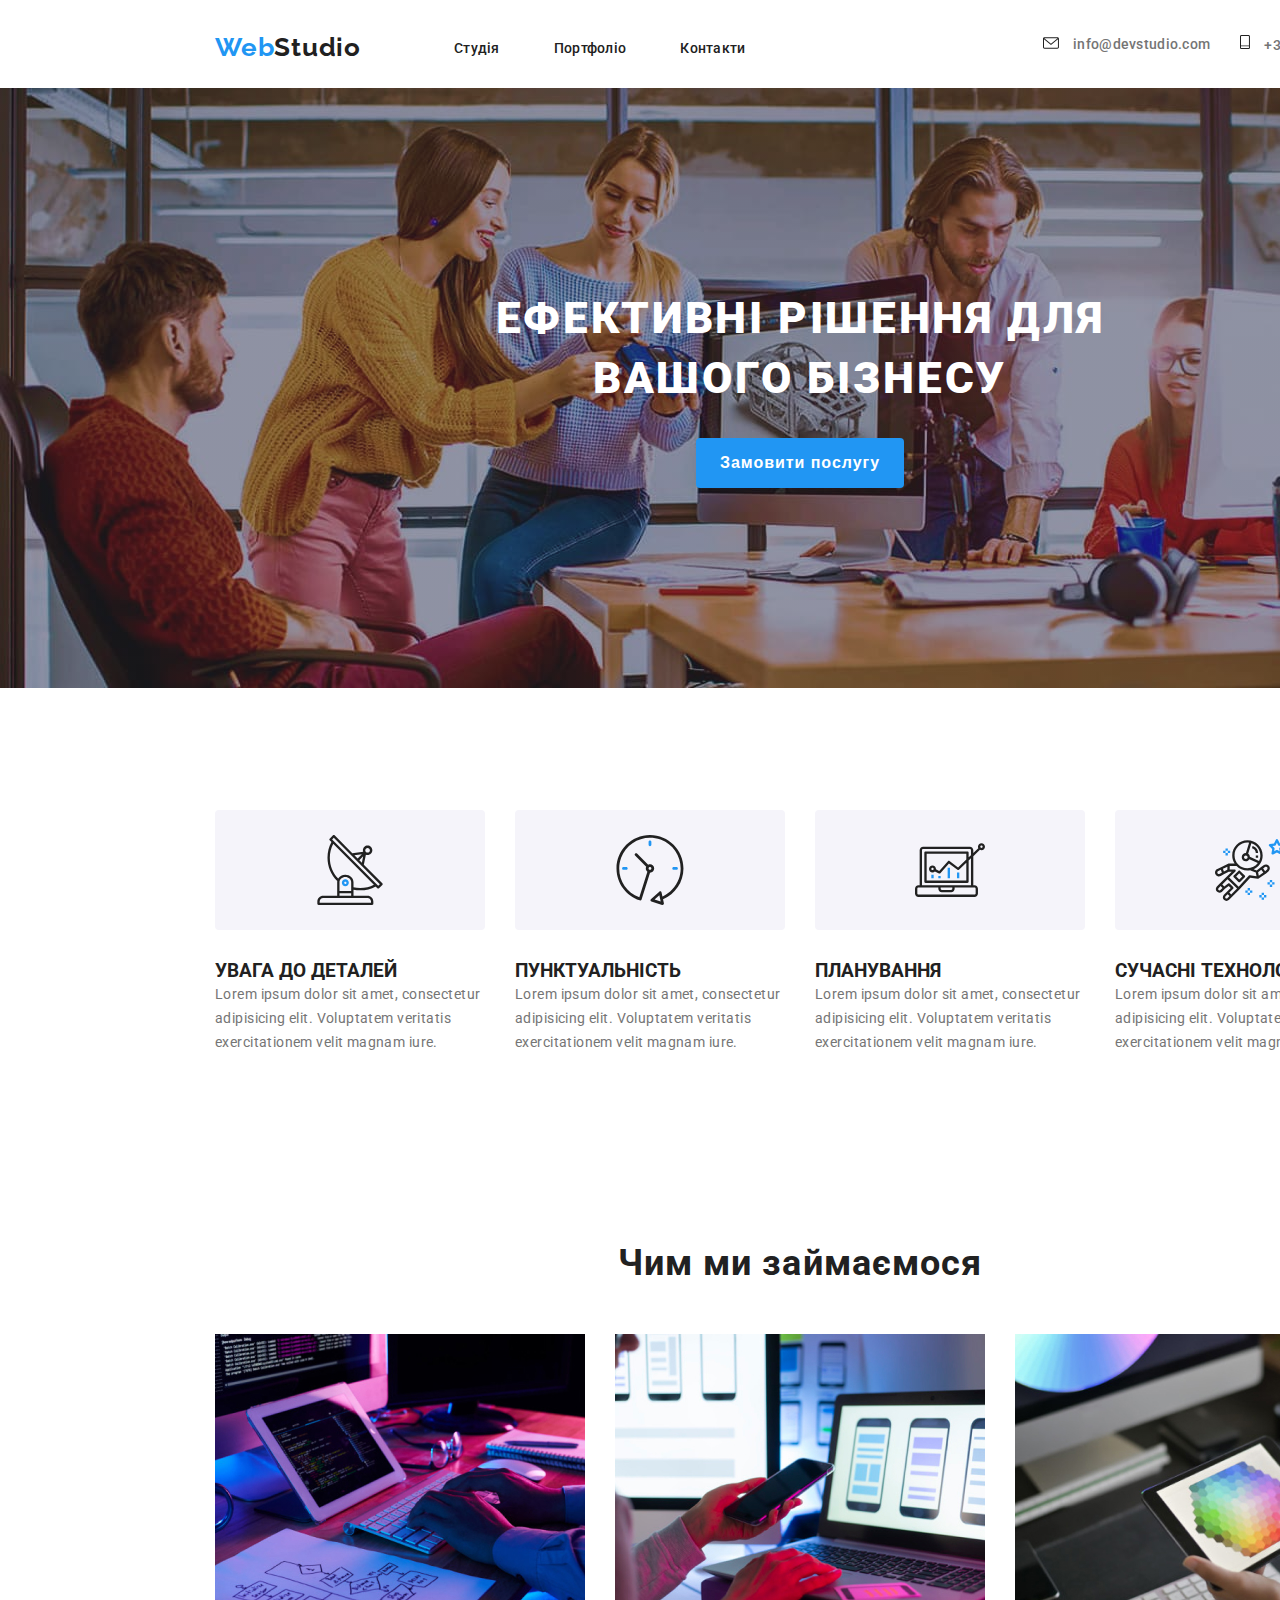
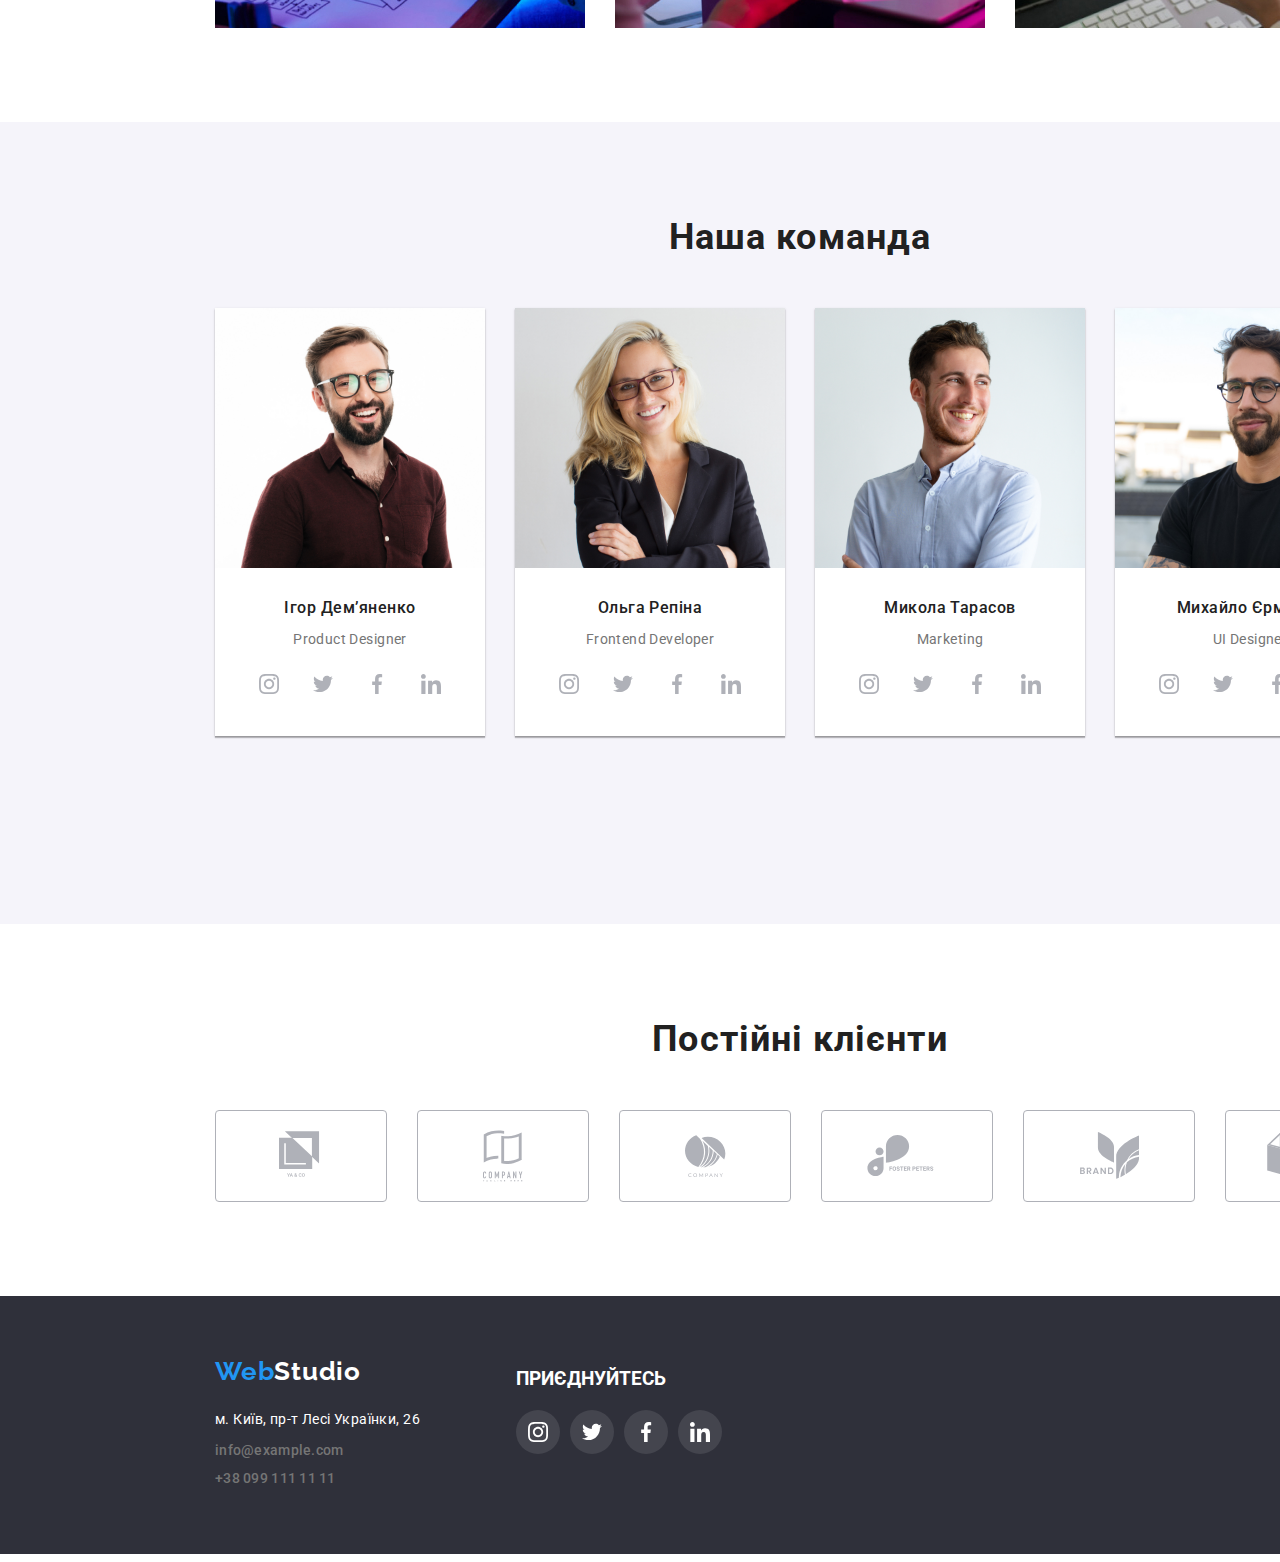
<file: index.html>
<!DOCTYPE html>
<html lang="en">
<head>
    <meta charset="UTF-8">
    <meta http-equiv="X-UA-Compatible" content="IE=edge">
    <meta name="viewport" content="width=device-width, initial-scale=1.0">
    <title>WebStudio</title>
    <link rel="preconnect" href="https://fonts.googleapis.com">
    <link rel="preconnect" href="https://fonts.gstatic.com" crossorigin>
    <link href="https://fonts.googleapis.com/css2?family=Raleway:wght@700&family=Roboto:wght@400;500;700;900&display=swap" rel="stylesheet">
    <link rel="stylesheet" href="./styles.css">
    <link rel="stylesheet" href="https://cdnjs.cloudflare.com/ajax/libs/modern-normalize/1.1.0/modern-normalize.min.css" integrity="sha512-wpPYUAdjBVSE4KJnH1VR1HeZfpl1ub8YT/NKx4PuQ5NmX2tKuGu6U/JRp5y+Y8XG2tV+wKQpNHVUX03Mf">
</head>
<body>
     <!-- Шапка -->
     <header class="section header">
        <div class="container nav">
            <a class="webstudio black" href=""><span>Web</span>Studio</a>
        <nav>
            <ul class="nav-list">
                <!-- <li class="nav-item"><a class="nav-link" href="./modal.html">Модальне вікно</a></li> -->
                <li class="nav-item"><a class="nav-link" href="./">Студія</a></li>
                <li class="nav-item"><a class="nav-link" href="./portfolio.html">Портфоліо</a></li>
                <li class="nav-item"><a class="nav-link" href="">Контакти</a></li>
            </ul>
        </nav>
            <ul class="contacts-list">
                <li class="contact-item">
                    <svg class="icon-mail">
                        <use href="./images_and_icons/icons/mail_and_phone.svg#icon-mail"></use>
                    </svg>
                    <a class="contact-link" href="mail:info@example.com">info@devstudio.com</a>
                </li>
                <li class="contact-item">
                    <svg class="icon-phone">
                        <use href="./images_and_icons/icons/mail_and_phone.svg#icon-phone"></use>
                    </svg>
                    <a class="contact-link" href="tel:+380991111111">+38 096 111 11 11</a>
                </li>
            </ul>
    </div>
    </header>
    <main>
        <!-- Секція-герой -->
        <section class="hero section">
            <div class="container">
                <h1 class="hero-title">ЕФЕКТИВНІ РІШЕННЯ ДЛЯ ВАШОГО БІЗНЕСУ</h1>
                <button class="hero-button" type="button" data-modal-open>Замовити послугу</button>
                <!-- Бекдроп -->
                <div class="backdrop is-hidden" data-modal>
                    <!-- Модальне вікно -->
                    <div class="modal">
                        <button class="close-button" type="button" data-modal-close>
                            <svg class="icon-close">
                                <use href="./images_and_icons/icons/symbol-defs.svg#icon-close"></use>
                            </svg>
                        </button>
                        <h2 class="modal-title">Залиште свої дані, ми Вам зателефонуємо</h2>
                        <ul class="fields">
                            <li class="field-item">
                                <label for="name">Ім'я</label>
                                <input type="text" name="name" id="name">
                                <svg class="modal-icon modal-name">
                                    <use href="./images_and_icons/icons/symbol-defs.svg#icon-name-modal"></use>
                                </svg>
                            </li>
                            <li class="field-item">
                                <label for="tel">Телефон</label>
                                <input type="tel" name="tel" id="tel">
                                <svg class="modal-icon modal-tel">
                                    <use href="./images_and_icons/icons/symbol-defs.svg#icon-telephone-modal"></use>
                                </svg>
                            </li>
                            <li class="field-item">
                                <label for="mail">Пошта</label>
                                <input type="email" name="mail" id="mail">
                                <svg class="modal-icon modal-mail">
                                    <use href="./images_and_icons/icons/symbol-defs.svg#icon-mail-modal"></use>
                                </svg>
                            </li>
                            <li class="field-item">
                                <label for="comment">Коментарі</label>
                                <textarea type="comment" placeholder="Дайте нам свій коментар" rows="7" id="comment"></textarea>
                            </li>
                        </ul>
                        <form class="modal-checkbox">
                            <label>
                                <input type="checkbox" name="checkbox">
                                Погоджуюсь з розсилкою і приймаю <a href="" class="checkbox-link">Умови договору</a>
                            </label>
                        </form>
                        <button type="submit" class="checkbox-button">Надіслати</button>
                    </div>
                </div>
            </div>
        </section>
        <!-- Секція-особливості -->
        <section class="section">
           <div class="container">
            <h2 class="fetures-title">Особливості</h2>
            <ul class="fetures">
                <li class="fetures-item">
                    <div class="fetures-container">
                        <svg class="fetures-icon" width="70" height="70">
                            <use href="./images_and_icons/icons/fetures.svg#icon-antenna"></use>
                        </svg>
                    </div>
                    <h3>УВАГА ДО ДЕТАЛЕЙ</h3>
                    <p>Lorem ipsum dolor sit amet, consectetur adipisicing elit. Voluptatem veritatis exercitationem velit magnam iure.</p>
                </li>
                <li class="fetures-item">
                    <div class="fetures-container">
                        <svg class="fetures-icon">
                            <use href="./images_and_icons/icons/fetures.svg#icon-clock"></use>
                        </svg>
                    </div>
                    <h3>ПУНКТУАЛЬНІСТЬ</h3>
                    <p>Lorem ipsum dolor sit amet, consectetur adipisicing elit. Voluptatem veritatis exercitationem velit magnam iure.</p>
                </li>
                <li class="fetures-item">
                    <div class="fetures-container">
                        <svg class="fetures-icon">
                            <use href="./images_and_icons/icons/fetures.svg#icon-diagram"></use>
                        </svg>
                    </div>
                    <h3>ПЛАНУВАННЯ</h3>
                    <p>Lorem ipsum dolor sit amet, consectetur adipisicing elit. Voluptatem veritatis exercitationem velit magnam iure.</p>
                </li>
                <li class="fetures-item">
                    <div class="fetures-container">
                        <svg class="fetures-icon">
                            <use href="./images_and_icons/icons/fetures.svg#icon-astronaut"></use>
                        </svg>
                    </div>
                    <h3>СУЧАСНІ ТЕХНОЛОГІЇ</h3>
                    <p>Lorem ipsum dolor sit amet, consectetur adipisicing elit. Voluptatem veritatis exercitationem velit magnam iure.</p>
                </li>
            </ul>
           </div>
        </section>
        <!-- Чим ми займаємось -->
        <section class="section">
            <div class="container">
                <h2 class="second-title">Чим ми займаємося</h2>
            <ul class="occupations">
                <li class="occupations-item">
                <div class="occupations-thumb">
                    <img src="./images_and_icons/images/activity-1.jpg" alt="picture">
                    <div class="occupations-overlay">
                        <p class="ocu-overlay-text">ДЕСКТОПНІ ЗАСТОСУНКИ</p>
                    </div>   
                </div>
                </li>
                <li class="occupations-item">
                    <div class="occupations-thumb">
                        <img src="./images_and_icons/images/activity-2.jpg" alt="picture">
                        <div class="occupations-overlay">
                            <p class="ocu-overlay-text">МОБІЛЬНІ ЗАСТОСУНКИ</p>
                        </div> 
                    </div>
                </li>
                <li class="occupations-item">
                    <div class="occupations-thumb">
                    <img src="./images_and_icons/images/activity-3.jpg" alt="picture">
                    <div class="occupations-overlay">
                        <p class="ocu-overlay-text">ДИЗАЙНЕРСЬКІ РІШЕННЯ</p>
                    </div> 
                </div>
                </li>
            </ul>
            </div>
        </section>
        <!-- Наша команда -->
        <section class="team section">
            <div class="container">
            <h2 class="second-title">Наша команда</h2>
            <ul class="team-list">
                <li class="team-item">
                    <img class="team-image" src="./images_and_icons/images/team-1.jpg" alt="Ігор Дем’яненко">
                        <h3 class="team-title" >Ігор Дем’яненко</h3>
                        <p class="team-text">Product Designer</p>
                    <ul class="icons-list">
                        <li class="icon-item">
                            <a href="" class="icon-link">
                                <svg class="icon"><use href="./images_and_icons/icons/symbol-defs.svg#icon-instagram"></use></svg>
                            </a>
                        </li>
                        <li class="icon-item">
                            <a href="" class="icon-link">
                                <svg class="icon"><use href="./images_and_icons/icons/symbol-defs.svg#icon-twitter"></use></svg>
                            </a>
                        </li>
                        <li class="icon-item">
                            <a href="" class="icon-link">
                                <svg class="icon"><use href="./images_and_icons/icons/symbol-defs.svg#icon-facebook"></use></svg>
                            </a>
                        </li>
                        <li class="icon-item">
                            <a href="" class="icon-link">
                                <svg class="icon"><use href="./images_and_icons/icons/symbol-defs.svg#icon-linkedin"></use></svg>
                            </a>
                        </li>
                    </ul>
                </li>
                <li class="team-item">
                    <img class="team-image" src="./images_and_icons/images/team-2.jpg" alt="Ольга Репіна">
                        <h3 class="team-title" >Ольга Репіна</h3>
                        <p class="team-text">Frontend Developer</p>
                    <ul class="icons-list">
                        <li class="icon-item">
                            <a href="" class="icon-link">
                                <svg class="icon"><use href="./images_and_icons/icons/symbol-defs.svg#icon-instagram"></use></svg>
                            </a>
                        </li>
                        <li class="icon-item">
                            <a href="" class="icon-link">
                                <svg class="icon"><use href="./images_and_icons/icons/symbol-defs.svg#icon-twitter"></use></svg>
                            </a>
                        </li>
                        <li class="icon-item">
                            <a href="" class="icon-link">
                                <svg class="icon"><use href="./images_and_icons/icons/symbol-defs.svg#icon-facebook"></use></svg>
                            </a>
                        </li>
                        <li class="icon-item">
                            <a href="" class="icon-link">
                                <svg class="icon"><use href="./images_and_icons/icons/symbol-defs.svg#icon-linkedin"></use></svg>
                            </a>
                        </li>
                    </ul>
                </li>
                <li class="team-item">
                    <img class="team-image" src="./images_and_icons/images/team-3.jpg" alt="Микола Тарасов">
                        <h3 class="team-title" >Микола Тарасов</h3>
                        <p class="team-text">Marketing</p>
                    <ul class="icons-list">
                        <li class="icon-item">
                            <a href="" class="icon-link">
                                <svg class="icon"><use href="./images_and_icons/icons/symbol-defs.svg#icon-instagram"></use></svg>
                            </a>
                        </li>
                        <li class="icon-item">
                            <a href="" class="icon-link">
                                <svg class="icon"><use href="./images_and_icons/icons/symbol-defs.svg#icon-twitter"></use></svg>
                            </a>
                        </li>
                        <li class="icon-item">
                            <a href="" class="icon-link">
                                <svg class="icon"><use href="./images_and_icons/icons/symbol-defs.svg#icon-facebook"></use></svg>
                            </a>
                        </li>
                        <li class="icon-item">
                            <a href="" class="icon-link">
                                <svg class="icon"><use href="./images_and_icons/icons/symbol-defs.svg#icon-linkedin"></use></svg>
                            </a>
                        </li>
                    </ul>
                </li>
                <li class="team-item">
                    <img class="team-image" src="./images_and_icons/images/team-4.jpg" alt="Михайло Єрмаков">
                        <h3 class="team-title" >Михайло Єрмаков</h3>
                        <p class="team-text">UI Designer</p>
                    <ul class="icons-list">
                        <li class="icon-item">
                            <a href="" class="icon-link">
                                <svg class="icon"><use href="./images_and_icons/icons/symbol-defs.svg#icon-instagram"></use></svg>
                            </a>
                        </li>
                        <li class="icon-item">
                            <a href="" class="icon-link">
                                <svg class="icon"><use href="./images_and_icons/icons/symbol-defs.svg#icon-twitter"></use></svg>
                            </a>
                        </li>
                        <li class="icon-item">
                            <a href="" class="icon-link">
                                <svg class="icon"><use href="./images_and_icons/icons/symbol-defs.svg#icon-facebook"></use></svg>
                            </a>
                        </li>
                        <li class="icon-item">
                            <a href="" class="icon-link">
                                <svg class="icon"><use href="./images_and_icons/icons/symbol-defs.svg#icon-linkedin"></use></svg>
                            </a>
                        </li>
                    </ul>
                </li>
            </ul>
            </div>
        </section>
        <!-- Постійні клієнти -->
        <section class="section">
            <div class="container">
                <h2 class="second-title">Постійні клієнти</h2>
                <ul class="customers-list">
                    <li class="customers-item">
                        <a href="" class="customers-link">
                            <svg class="icon-customers" width="44.27" height="49.23">
                                <use href="./images_and_icons/icons/customers.svg#icon-logo-1"></use>
                            </svg>
                        </a>
                    </li>
                    <li class="customers-item">
                        <a href="" class="customers-link">
                            <svg class="icon-customers" width="40" height="52">
                                <use href="./images_and_icons/icons/customers.svg#icon-logo-2"></use>
                            </svg>
                        </a>
                    </li>
                    <li class="customers-item">
                        <a href="" class="customers-link">
                            <svg class="icon-customers" width="41" height="42.6">
                                <use href="./images_and_icons/icons/customers.svg#icon-logo-3"></use>
                            </svg>
                        </a>
                    </li>
                    <li class="customers-item">
                        <a href="" class="customers-link">
                            <svg class="icon-customers" width="79.66" height="42.02">
                                <use href="./images_and_icons/icons/customers.svg#icon-logo-4"></use>
                            </svg>
                        </a>
                    </li>
                    <li class="customers-item">
                        <a href="" class="customers-link">
                            <svg class="icon-customers" width="59" height="47">
                                <use href="./images_and_icons/icons/customers.svg#icon-logo-5"></use>
                            </svg>
                        </a>
                    </li>
                    <li class="customers-item">
                        <a href="" class="customers-link">
                            <svg class="icon-customers" width="88.48" height="45.44">
                                <use href="./images_and_icons/icons/customers.svg#icon-logo-6"></use>
                            </svg>
                        </a>
                    </li>
                </ul>
            </div>
        </section>
    </main>
    <!-- Футер -->
    <footer class="footer">
        <div class="address-container">
        <a class="webstudio white" href=""><span>Web</span>Studio</a>
        <address class="address">м. Київ, пр-т Лесі Українки, 26</address>
        <ul>
            <li class="contact-item"><a class="contact-link" href="mail:info@example.com">info@example.com</a></li>
            <li class="contact-item"><a class="contact-link" href="tel:+380991111111">+38 099 111 11 11</a></li>
        </ul>
        </div>
        <div class="net-container">
            <h3>ПРИЄДНУЙТЕСЬ</h3>
            <ul class="icons-list">
                <li class="icon-item">
                    <a href="" class="icon-link">
                        <svg class="icon">
                            <use href="./images_and_icons/icons/symbol-defs.svg#icon-instagram"></use>
                        </svg>
                    </a>
                </li>
                <li class="icon-item">
                    <a href="" class="icon-link">
                        <svg class="icon">
                            <use href="./images_and_icons/icons/symbol-defs.svg#icon-twitter"></use>
                        </svg>
                    </a>
                </li>
                <li class="icon-item">
                    <a href="" class="icon-link">
                        <svg class="icon">
                            <use href="./images_and_icons/icons/symbol-defs.svg#icon-facebook"></use>
                        </svg>
                    </a>
                </li>
                <li class="icon-item">
                    <a href="" class="icon-link">
                        <svg class="icon">
                            <use href="./images_and_icons/icons/symbol-defs.svg#icon-linkedin"></use>
                        </svg>
                    </a>
                </li>
            </ul>
        </div>
    </footer> 
    <script src="./modal.js" type="module"></script>
</body>
</html>
</file>
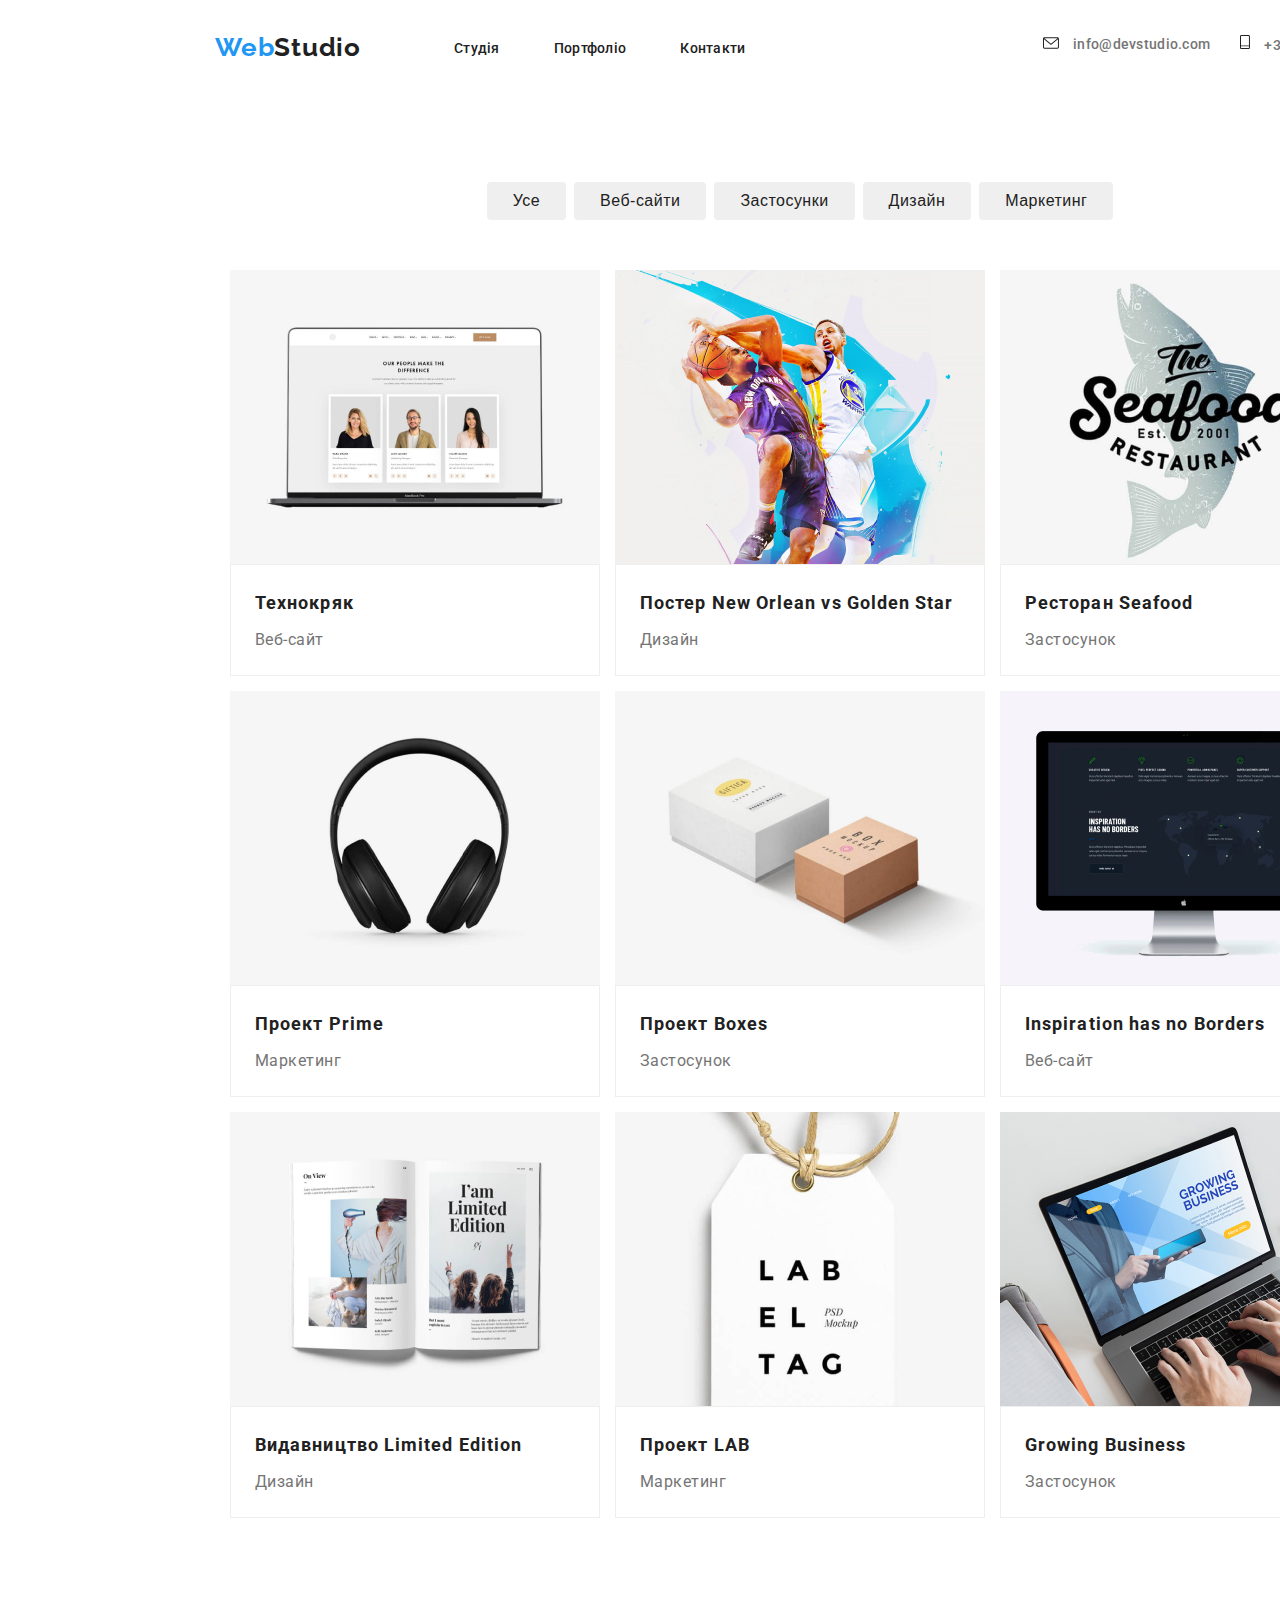
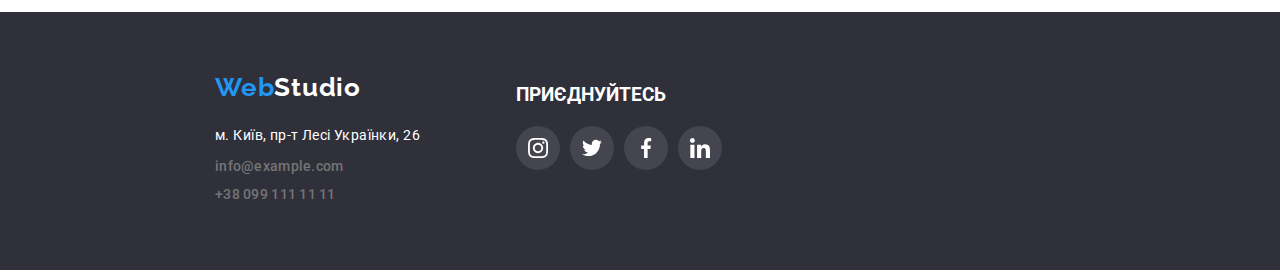
<file: portfolio.html>
<!DOCTYPE html>
<html lang="en">
<head>
    <meta charset="UTF-8">
    <meta http-equiv="X-UA-Compatible" content="IE=edge">
    <meta name="viewport" content="width=device-width, initial-scale=1.0">
    <title>Portfolio</title>
    <link rel="preconnect" href="https://fonts.googleapis.com">
    <link rel="preconnect" href="https://fonts.gstatic.com" crossorigin>
    <link href="https://fonts.googleapis.com/css2?family=Raleway:wght@700&family=Roboto:wght@400;500;700;900&display=swap" rel="stylesheet">
    <link rel="stylesheet" href="./styles.css">
</head>
<body>
    <header class="section header">
        <div class="container nav">
        <a class="webstudio black" href=""><span>Web</span>Studio</a>
        <nav>
            <ul class="nav-list">
                <li class="nav-item"><a class="nav-link" href="./">Студія</a></li>
                <li class="nav-item"><a class="nav-link" href="./portfolio.html">Портфоліо</a></li>
                <li class="nav-item"><a class="nav-link" href="">Контакти</a></li>
            </ul>
        </nav>
        <ul class="contacts-list">
            <li class="contact-item">
                <svg class="icon-mail">
                    <use href="./images_and_icons/icons/mail_and_phone.svg#icon-mail"></use>
                </svg>
                <a class="contact-link" href="mail:info@example.com">info@devstudio.com</a>
            </li>
            <li class="contact-item">
                <svg class="icon-phone">
                    <use href="./images_and_icons/icons/mail_and_phone.svg#icon-phone"></use>
                </svg>
                <a class="contact-link" href="tel:+380991111111">+38 096 111 11 11</a>
            </li>
        </ul>
    </div>
    </header>
    <main>
        <section class="filter-section section">
            <ul class="filter">
                <li class="filter-item">
                    <button class="filter-button" type="button">Усе</button>
                </li>
                <li class="filter-item">
                    <button class="filter-button" type="button">Веб-сайти</button>
                </li>
                <li class="filter-item">
                    <button class="filter-button" type="button">Застосунки</button>
                </li>
                <li class="filter-item">
                    <button class="filter-button" type="button">Дизайн</button>
                </li>
                <li class="filter-item">
                    <button class="filter-button" type="button">Маркетинг</button>
                </li>
            </ul>
        </section>
        <section class="examples-section section">
            <ul class="examples">
                <li class="example-item">
                    <a class="example-link" href="">
                        <div class="thumb">
                            <img class="example-picture" src="./images_and_icons/images/ноутбук.jpg" alt="picture">
                            <div class="overlay">
                                <p class="overlay-text">
                                    Технокряк це сучасний майданчик поширення коронавірусу. Компанії використовують цю платформу для цифрового шпигунства та атак на захищені сервери конкурентів.
                                </p>
                            </div>
                        </div>
                        <div class="example-box">
                            <h2 class="example-title">Технокряк</h2>
                            <p class="example-text">Веб-сайт</p>
                        </div>
                    </a>
                </li>
                <li class="example-item">
                    <a class="example-link" href="">
                    <img class="example-picture" src="./images_and_icons/images/баскетбол.jpg" alt="picture">
                    <div class="example-box">
                        <h2 class="example-title">Постер New Orlean vs Golden Star</h2>
                        <p class="example-text">Дизайн</p>
                    </div>
                    </a>
                </li>
                <li class="example-item">
                    <a class="example-link" href="">
                    <img class="example-picture" src="./images_and_icons/images/риба.jpg" alt="picture">
                    <div class="example-box">
                        <h2 class="example-title">Ресторан Seafood</h2>
                        <p class="example-text">Застосунок</p>
                    </div>
                    </a>
                </li>
                <li class="example-item">
                    <a class="example-link" href="">
                    <img class="example-picture" src="./images_and_icons/images/навушники.jpg" alt="picture">
                    <div class="example-box">
                        <h2 class="example-title">Проект Prime</h2>
                        <p class="example-text">Маркетинг</p>
                    </div>
                    </a>
                </li>
                <li class="example-item">
                    <a class="example-link" href="">
                    <img class="example-picture" src="./images_and_icons/images/коробки.jpg" alt="picture">
                    <div class="example-box">
                        <h2 class="example-title">Проект Boxes</h2>
                        <p class="example-text">Застосунок</p>
                    </div>
                    </a>
                </li>
                <li class="example-item">
                    <a class="example-link" href="">
                    <img class="example-picture" src="./images_and_icons/images/ноутбук 2.jpg" alt="picture">
                    <div class="example-box">
                        <h2 class="example-title">Inspiration has no Borders</h2>
                        <p class="example-text">Веб-сайт</p>
                    </div>
                    </a>
                </li>
                <li class="example-item">
                    <a class="example-link" href="">
                    <img class="example-picture" src="./images_and_icons/images/журнал.jpg" alt="picture">
                    <div class="example-box">
                        <h2 class="example-title">Видавництво Limited Edition</h2>
                        <p class="example-text">Дизайн</p>
                    </div>
                    </a>
                </li>
                <li class="example-item">
                    <a class="example-link" href="">
                    <img class="example-picture" src="./images_and_icons/images/цінник.jpg" alt="picture">
                    <div class="example-box">
                        <h2 class="example-title">Проект LAB</h2>
                        <p class="example-text">Маркетинг</p>
                    </div>
                    </a>
                </li>
                <li class="example-item">
                    <a class="example-link" href="">
                    <img class="example-picture" src="./images_and_icons/images/ноутбук 3.jpg" alt="picture">
                    <div class="example-box">
                        <h2 class="example-title">Growing Business</h2>
                        <p class="example-text">Застосунок</p>
                    </div>
                    </a>
                </li>
            </ul>
        </section>
    </main>
    <!-- Футер -->
    <footer class="footer">
        <div class="address-container">
        <a class="webstudio white" href=""><span>Web</span>Studio</a>
        <address class="address">м. Київ, пр-т Лесі Українки, 26</address>
        <ul>
            <li class="contact-item"><a class="contact-link" href="mail:info@example.com">info@example.com</a></li>
            <li class="contact-item"><a class="contact-link" href="tel:+380991111111">+38 099 111 11 11</a></li>
        </ul>
        </div>
        <div class="net-container">
            <h3>ПРИЄДНУЙТЕСЬ</h3>
            <ul class="icons-list">
                <li class="icon-item">
                    <a href="" class="icon-link">
                        <svg class="icon">
                            <use href="./images_and_icons/icons/symbol-defs.svg#icon-instagram"></use>
                        </svg>
                    </a>
                </li>
                <li class="icon-item">
                    <a href="" class="icon-link">
                        <svg class="icon">
                            <use href="./images_and_icons/icons/symbol-defs.svg#icon-twitter"></use>
                        </svg>
                    </a>
                </li>
                <li class="icon-item">
                    <a href="" class="icon-link">
                        <svg class="icon">
                            <use href="./images_and_icons/icons/symbol-defs.svg#icon-facebook"></use>
                        </svg>
                    </a>
                </li>
                <li class="icon-item">
                    <a href="" class="icon-link">
                        <svg class="icon">
                            <use href="./images_and_icons/icons/symbol-defs.svg#icon-linkedin"></use>
                        </svg>
                    </a>
                </li>
            </ul>
        </div>
    </footer>
</body>
</html>
</file>
<file: styles.css>
:root {
    --accent-color:#2196F3;
    --primary-text-color: #212121;
    --secondary-text-color: #757575;
    --thirdly-text-color: #FFFFFF;
    --background-color: #2F303A;
    --icon-color: #AFB1B8;
}



/* Загальні стилі */
body {
    font-family: "Roboto", sans-serif;
    color: var(--primary-text-color);
    margin-left: 0;
}
*,
*::before,
*::after {
    box-sizing: border-box;
}

h1,
h2,
h3,
p,
ul{
    margin: 0;
    padding: 0;
}
a {
    margin: 0;
    padding: 0;
    color: var(--primary-text-color);
    text-decoration: none;
}
ul {
    list-style: none;
}
img {
    display: block;
    max-width: 100%;
    height: auto;
  }



/* Головна сторінка */

.section{
    width: 1600px;
    padding-top: 94px;
    padding-bottom: 94px;
}

.container{
    width: 1200px;
    padding-left: 15px;
    padding-right: 15px;
    margin-left: auto;
    margin-right: auto;
}
.second-title {
    font-weight: 700;
    font-size: 36px;
    line-height: 42px;
    width: 370px;
    text-align: center;
    margin-right: auto;
    margin-left: auto;
    letter-spacing: 0.03em;
    color: var(--primary-text-color);
    margin-bottom: 50px;
}



/* Хедер */
.section.header{
    padding-top: 24px;
    padding-bottom: 25px;
}

.container.nav{
    display: flex;
    align-items: center;
}
.webstudio{
    font-family: 'Raleway';
    font-style: normal;
    font-weight: 700;
    font-size: 26px;
    line-height: 31px;
    letter-spacing: 0.03em;
}
.webstudio span {
    color: var(--accent-color);
}
.webstudio.black {
    color:var(--primary-text-color);
    transition: 250ms cubic-bezier(0.4, 0, 0.2, 1);
}
nav {
    margin-left: 93px;
}

.nav-list {
    display: flex;
}
.nav-item:not(:first-child) {
    margin-left: 54px;
}
.nav-link,
.contact-link {
    font-style: normal;
    font-weight: 500;
    font-size: 14px;
    line-height: 16px;
    letter-spacing: 0.02em;
    transition: 250ms cubic-bezier(0.4, 0, 0.2, 1);
    color: var(--primary-text-color);
}
.webstudio:hover,
.nav-link:hover,
.nav-link:focus,
.contact-item:hover .contact-link,
.contact-item:focus .contact-link,
.contact-item:focus .icon-mail,
.contact-item:hover .icon-mail,
.contact-item:hover .icon-phone,
.contact-item:focus .icon-phone {
    color: var(--accent-color);
}

.contacts-list{
    display: flex;
    margin-left: auto;
}
.contact-link{
    color: var(--secondary-text-color);
}

.icon-mail,
.icon-phone {
    cursor: pointer;
    margin-right: 10px;
    fill: currentColor;
    transition: 250ms cubic-bezier(0.4, 0, 0.2, 1);
}
.icon-phone {
    margin-left: 30px;
    width: 10px;
    height: 16px;
}
.icon-mail {
    width: 16px;
    height: 12px;
}




/* Секція герой */
.section.hero{
    padding-top: 200px;
    padding-bottom: 200px;
    background-image: linear-gradient(0deg, rgba(47, 48, 58, 0.4), rgba(47, 48, 58, 0.4)),
    url(./images_and_icons/images/bcg-img.jpg);
    background-position: center;
    text-align: center;
}
.section.hero,
.footer{
    background-color: var(--background-color);
}
.hero-title{
    font-style: normal;
    font-weight: 900;
    font-size: 44px;
    line-height: 60px;
    letter-spacing: 0.06em;
    text-transform: uppercase;
    color: var(--thirdly-text-color);
    width: 696px;
    margin-right: auto;
    margin-left: auto;
}
.hero-button {
    display: inline-flex;
    font-weight: 700;
    font-size: 16px;
    line-height: 30px;
    letter-spacing: 0.06em;
    color:var(--thirdly-text-color);
    background-color:var(--accent-color);
    border: none;
    border-radius: 4px;
    margin-top: 30px;
    padding: 10px 24px;
    cursor: pointer;
    /* transition-property: background-color;
    transition-duration: 250ms;
    transition-timing-function: cubic-bezier(0.4, 0, 0.2, 1);
    transition-delay: 100ms; */

    /* Короткий варіант запису */
    transition: background-color 250ms cubic-bezier(0.4, 0, 0.2, 1),
    color 250ms cubic-bezier(0.4, 0, 0.2, 1);
}
.hero-button:hover,
.hero-button:focus {
    background-color: aqua;
    color: #212121;
}
/* Модальне вікно і бекдроп*/

.backdrop {
    width: 100%;
    height: 100%;
    background-color: rgba(0, 0, 0, 0.2);
    background-repeat: no-repeat;
    position: fixed;
    /* opacity: 1; */
    top: 0;
    left: 0;

}
.backdrop.is-hidden {
    pointer-events: none;
    opacity: 0;
}
.modal {
    position: absolute;
    top: 50%;
    left: 50%;
    transform: translate(-50%, -50%);
    width: 528px;
    height: 581px;
    background-color: var(--thirdly-text-color);
    box-shadow: 0px 1px 3px rgba(0, 0, 0, 0.12), 0px 1px 1px rgba(0, 0, 0, 0.14), 0px 2px 1px rgba(0, 0, 0, 0.2);
    border-radius: 4px;
}
.close-button {
    position: absolute;
    width: 30px;
    height: 30px;
    background: #FFFFFF;
    border: 1px solid rgba(0, 0, 0, 0.1);
    border-radius: 50%;
    padding: 0;
    top: 8px;
    right: 8px;
    cursor: pointer;
}
.icon-close {
    position: absolute;
    top: 50%;
    left: 50%;
    transform: translate(-50%, -50%);
    width: 18px;
    height: 18px;
}


/* Вигляд модального вікна */

.fields {
    margin: 12px 40px 20px 40px;
}
.modal-title {
    font-weight: 700;
    font-size: 20px;
    line-height: 23px;
    text-align: center;
    letter-spacing: 0.03em;
    color: var(--primary-text-color);
    margin-top: 40px;
    width: 448px;
    margin-right: auto;
    margin-left: auto;
}
.field-item {
    display: flex;
    flex-direction: column;
    position: relative;
}
.field-item label {
    font-weight: 400;
    font-size: 12px;
    line-height: 14px;
    letter-spacing: 0.01em;
    color: var(--secondary-text-color);
    text-align: left;
    margin-bottom: 4px;
}
.field-item input,
.field-item textarea {
    border: 1px solid rgba(33, 33, 33, 0.2);
    border-radius: 4px;
}
.field-item textarea {
    resize: none;
    width: 100%;
    height: 120px;
}
.field-item input {
    width: 100%;
    height: 40px;
}
.field-item:not(:last-of-type) {
    margin-bottom: 10px;
}
.modal-icon {
    position: absolute;
}
.modal-name {
    width: 12px;
    height: 12px;
    top: 32px;
    left: 15px;
}
.modal-tel {
    width: 13px;
    height: 13px;
    top: 31.26px;
    left: 14.27px;
}
.modal-mail {
    width: 15px;
    height: 12px;
    top: calc( 18px + 14px);
    left: 13.5px;
}
.modal-checkbox {
    width: 425px;
    margin-right: auto;
    margin-left: auto;
}
.modal-checkbox label{
    font-weight: 400;
    font-size: 14px;
    line-height: 24px;
    letter-spacing: 0.03em;
    color: var(--secondary-text-color);
}
.checkbox-link {
    text-decoration: underline;
    color: var(--accent-color);
}
.checkbox-button {
    display: inline-flex;
    font-weight: 700;
    font-size: 16px;
    line-height: 30px;
    letter-spacing: 0.06em;
    color:var(--thirdly-text-color);
    background-color:var(--accent-color);
    border: none;
    border-radius: 4px;
    margin-top: 30px;
    margin-bottom: 40px;
    margin-right: auto;
    margin-left: auto;
    padding: 10px 57px;
    cursor: pointer;
    box-shadow: 0px 4px 4px rgba(0, 0, 0, 0.15);
}



/* Секція особливості */
.fetures {
    display: flex;
    margin-right: auto;
    margin-left: auto;
    justify-content: space-between;
}

.fetures-item {
    width: 270px;  
}
.fetures-container {
    display: flex;
    justify-content: center;
    align-items: center;
    height: 120px;
    background: #F5F4FA;
    border-radius: 4px;
    margin-bottom: 30px;
}
.fetures-icon {
    width: 70px;
    height: 70px;
    justify-content: center;
    align-items: center;
}
.fetures-title {
    visibility: hidden;
}



/* Секція "Чим ми займаємося" */
.occupations {
    width: 1200px;
    display: flex;
    justify-content: center;
    margin: -15px;
}
.occupations-item {
    margin: 15px;
    width: calc((100% - 30px * 3) / 3);
}



.occupations-thumb {
    z-index: -1;
    position: relative;
    overflow: hidden;
}
.occupations-overlay {
    position: absolute;
    top: 100%;
    left: 0;
    width: 100%;
    transform: translateY(0);
    transition: transform 250ms cubic-bezier(0.4, 0, 0.2, 1);
    height: 70px;
    background-color: rgba(47, 48, 58, 0.8);
    padding: 27px 94px;
}
.ocu-overlay-text {
    font-weight: 700;
    font-size: 14px;
    line-height: 16px;
    letter-spacing: 0.03em;
    text-transform: uppercase;
    color: #FFFFFF;
    text-align: center;
    width: 190px;
    height: 16px;
}
.occupations-item:hover .occupations-overlay,
.occupations-item:focus .occupations-overlay {
    transform: translateY(-100%);
}




/* Секція команди */
.team.section {
    background: #F5F4FA;
}
h3+p {
    font-family: 'Roboto';
    font-style: normal;
    font-weight: 400;
    font-size: 14px;
    line-height: 24px;
    letter-spacing: 0.03em;
    color:var(--secondary-text-color);
}
.team-list {
    display: flex;
    margin-right: auto;
    margin-left: auto;
    margin-bottom: 94px;
}
.team-item {
    box-shadow: 0px 1px 3px rgba(0, 0, 0, 0.12), 0px 1px 1px rgba(0, 0, 0, 0.14), 0px 2px 1px rgba(0, 0, 0, 0.2);
    background-color: var(--thirdly-text-color);
}
.team-item:not(:last-of-type) {
    margin-right: 30px;
}
.team-image,
.team-text
.team-title {
    width: 270px;
}
.team-title {
    height: 19px;
    margin-top: 30px;
    margin-bottom: 10px;
    margin-right: 60px;
    margin-left: 60px;
    text-align: center;
    font-weight: 500;
    font-size: 16px;
    line-height: 19px;
    letter-spacing: 0.03em;
}
.team-text {
    height: 19px;
    margin-right: 61px;
    margin-left: 61px;
    margin-bottom: 16px;
    background-color: var(--thirdly-text-color);
    text-align: center;
}
.team-image {
    display: block;
}
.icons-list {
    height: 44px;
    width: 206px;
    background-color: var(--thirdly-text-color);
    display: flex;
    margin-right: 32px;
    margin-left: 32px;
    margin-bottom: 30px;
    justify-content: center;
}
.icon-item {
    width: 44px;
    height: 44px;
}
.icon-link {
    justify-content: center;
    align-items: center;
    display: inline-flex;
    width: 44px;
    height: 44px;
    border-radius: 50%;
    background-color: var(--thirdly-text-color);
    color: var(--icon-color);
    transition: 250ms cubic-bezier(0.4, 0, 0.2, 1);
}

.icon {
    fill: currentColor;
    width: 20px;
    height: 20px;
}
.icon-item:not(:last-of-type) {
    margin-right: 10px;
}
.icon-link:hover,
.icon-link:focus {
    background-color: var(--accent-color);
    color: var(--thirdly-text-color);
}


/* Секція постійні клієнти */

.customers-list {
    display: flex;
}
.customers-link {
    display: inline-flex;
    justify-content: center;
    align-items: center;
    border: 1px #AFB1B8 solid;
    box-sizing: content-box;
    border-radius: 4px;
    width: 170px;
    height: 90px;
    color: var(--icon-color);
    transition: 250ms cubic-bezier(0.4, 0, 0.2, 1);
}
.customers-item:not(:last-of-type) {
    margin-right: 30px;
}
.icon-customers {
    fill: currentColor;
}
.customers-link:hover,
.customers-link:focus {
    color: var(--accent-color);
    border-color: var(--accent-color);
}


/* Футер */
.webstudio{
    font-family: 'Raleway';
    font-style: normal;
    font-weight: 700;
    font-size: 26px;
    line-height: 31px;
    letter-spacing: 0.03em;
}
.webstudio span{
    color: var(--accent-color);
}
.webstudio.white {
    display: inline-flex;
    margin-bottom: 20px;
    color:var(--thirdly-text-color);
    transition: 250ms cubic-bezier(0.4, 0, 0.2, 1);
}

.address {
    font-family: 'Roboto';
    font-style: normal;
    font-weight: 400;
    font-size: 14px;
    line-height: 24px;
    letter-spacing: 0.03em;
    color:var(--thirdly-text-color);
}
.address,
.contact-item:first-of-type {
    margin-bottom: 9px;
}
.white:hover {
    color:var(--accent-color);
}
.footer h3 {
    color: var(--thirdly-text-color);
    margin-bottom: 20px;
    
}
.footer {
    width: 1600px;
    display: flex;
}
.address-container {
    width: 231px;
    height: 132px;
    margin-left: 215px;
    margin-right: 70px;
    margin-bottom: 60px;
    margin-top: 60px;
}
.net-container {
    width: 206px;
    margin-top: 72px;
    margin-bottom: 100px;
    /* outline: 1px white auto; */
}
.footer .icon-link {
    color: var(--thirdly-text-color);
    background-color: rgba(255, 255, 255, 0.1);
}
.footer .icons-list {
    background-color: var(--background-color);
    margin-left: 0px;
    margin-right: 0px;
    margin-bottom: 0px;

}
.footer .icon-link:hover,
.footer .icon-link:focus {
    background-color: var(--accent-color);
}



/* Портфоліо  */


/* Хедер */


/* Кнопки фільтру */
.filter-section {
    padding-bottom: 0px;
}
.filter {
    margin-bottom: 50px;
    display: flex;
    justify-content:center;
}
.filter-item:not(:last-of-type) {
    margin-right: 8px;
}
.filter-button {
    border: none;
    padding: 6px 26px;
    font-style: normal;
    font-weight: 500;
    font-size: 16px;
    line-height: 26px;
    text-align: center;
    letter-spacing: 0.03em;
    color:var(--primary-text-color);
    border-radius: 4px;
    cursor: pointer;
    transition: 250ms cubic-bezier(0.4, 0, 0.2, 1);
}
.filter-button:hover,
.filter-button:focus {
    box-shadow: 0px 3px 1px rgba(0, 0, 0, 0.1),
    0px 1px 2px rgba(0, 0, 0, 0.08), 
    0px 2px 2px rgba(0, 0, 0, 0.12);
    background-color: var(--accent-color);
    color: var(--thirdly-text-color);
}

/* Приклади */
.examples-section {
    display: flex;
    justify-content: center;
    padding-top: 0px;
}
.example-picture {
    display: block;
}
.example-box {
    border: 1px solid #EEEEEE;
}
.example-text {
    font-weight: 400;
    font-size: 16px;
    line-height: 30px;
    letter-spacing: 0.03em;
    color: var(--secondary-text-color);
    margin: 0px 24px 20px 24px;
}
.thumb {
    position: relative;
    overflow: hidden;
}
.overlay {
    background: rgba(33, 150, 243, 0.9);
    padding: 63px 24px;
    position: absolute;
    top: 0;
    left: 0;
    bottom: 0;
    right: 0;
    transform: translateY(100%);
    transition: transform 250ms cubic-bezier(0.4, 0, 0.2, 1);
}
.example-link:hover .overlay,
.example-link:focus .overlay{
    transform: translateY(0);
}
.example-link:hover .example-box,
.example-link:focus .example-box{
    box-shadow: 0px 1px 1px rgba(0, 0, 0, 0.12), 0px 4px 4px rgba(0, 0, 0, 0.06), 1px 4px 6px rgba(0, 0, 0, 0.16);
}
.overlay-text {
    color: var(--thirdly-text-color);
    font-size: 18px;
    line-height: 28px;
    letter-spacing: 0.03em;
}
.example-title {
    font-weight: 700;
    font-size: 18px;
    line-height: 36px;
    letter-spacing: 0.06em;
    margin: 20px 24px 4px 24px;
}
.example-picture {
    width: 370px;
    height: 294px;
}
.examples {
    width: 1200px;
    display: flex;
    justify-content: center;
    flex-wrap: wrap;
    margin-left: -15px;
    margin-top: -15px;
}
.example-item {
    margin-left: 15px;
    margin-top: 15px;
    width: calc(( 100% - 30px * 3) / 3);

    background: #FFFFFF;
    box-sizing: content-box;
}
</file>
